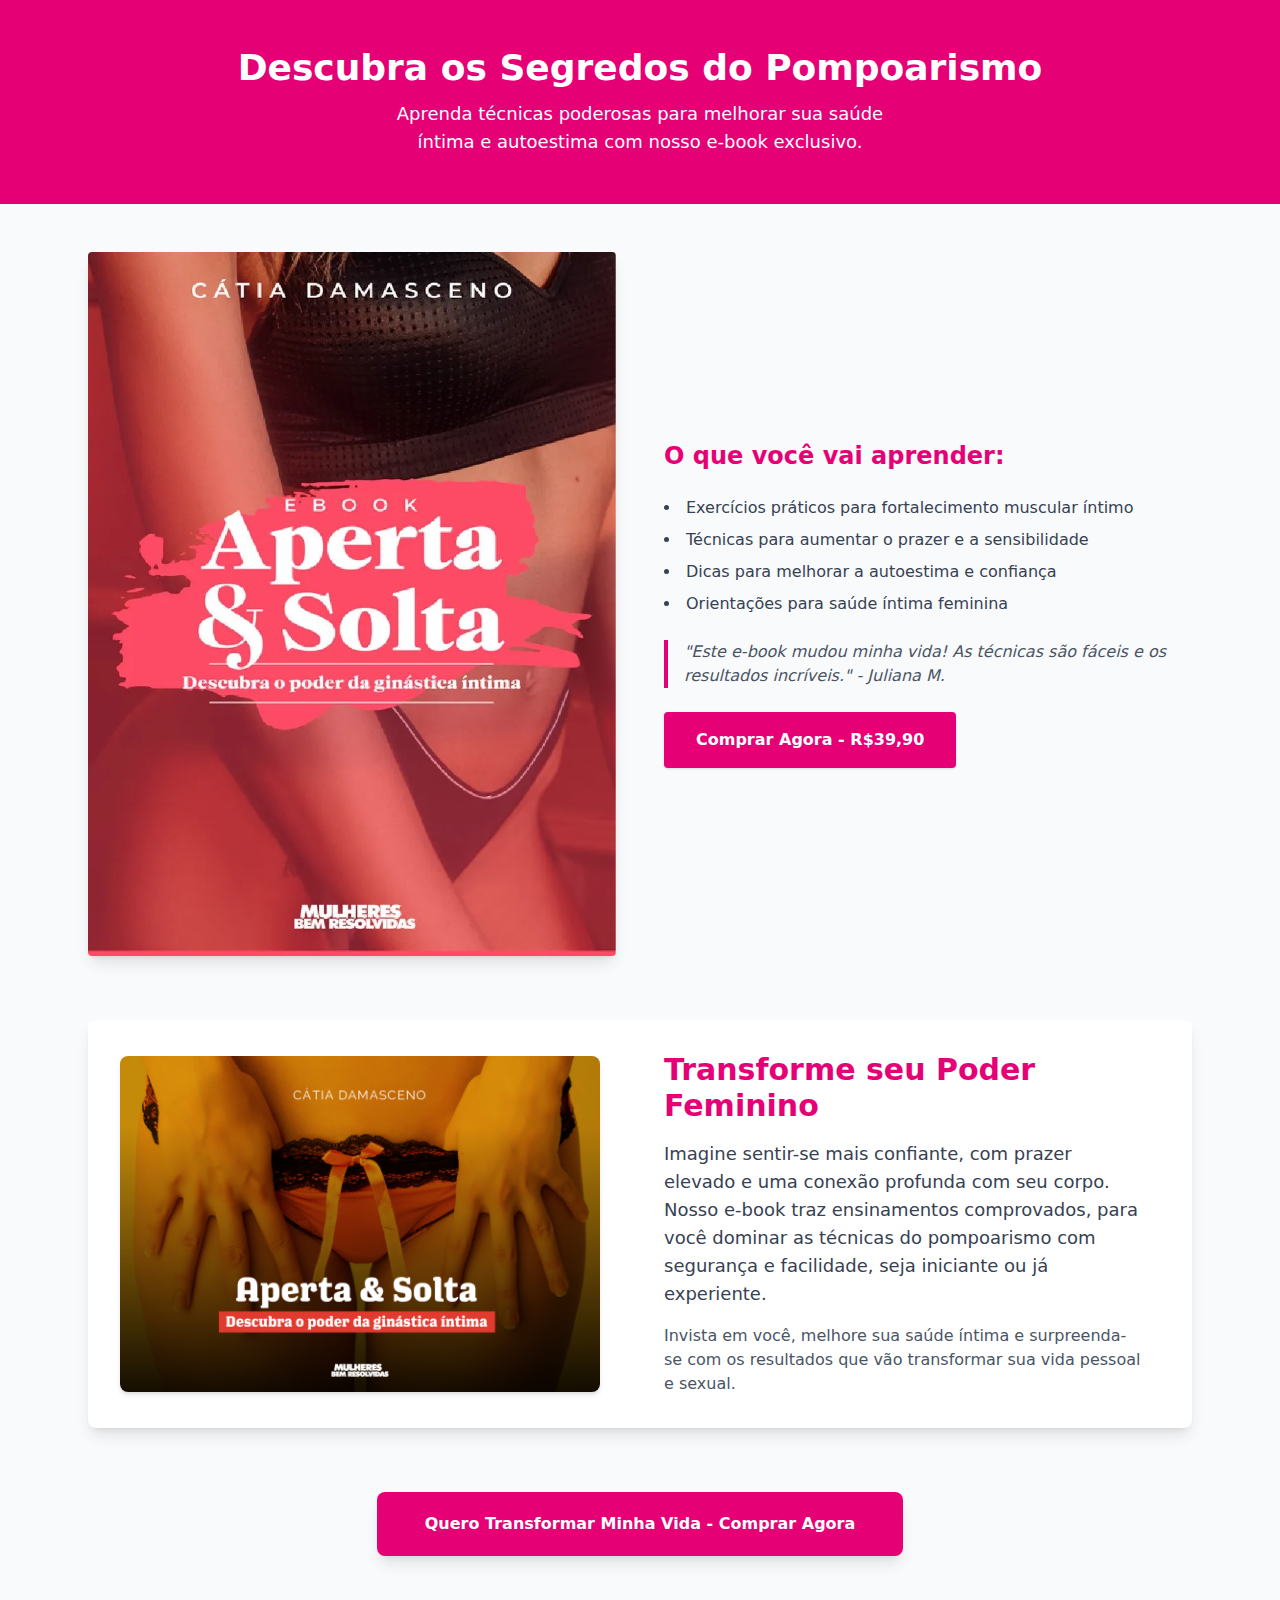
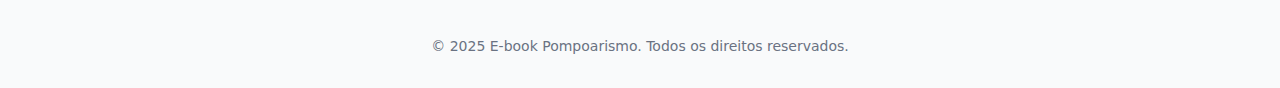
<file: index.html>
<!DOCTYPE html>
<html lang="pt-br">

<head>
    <meta charset="UTF-8" />
    <meta name="viewport" content="width=device-width, initial-scale=1" />
    <title>E-book Pompoarismo - Transforme sua Vida Íntima</title>
    <link rel="stylesheet" href="./public/css/output.css">
</head>

<body class="bg-gray-50 text-gray-800">
    <header class="bg-pink-600 text-white py-12 text-center">
        <h1 class="text-4xl font-extrabold mb-3">Descubra os Segredos do Pompoarismo</h1>
        <p class="text-lg max-w-xl mx-auto px-4">Aprenda técnicas poderosas para melhorar sua saúde íntima e autoestima
            com nosso e-book exclusivo.</p>
    </header>

    <main class="max-w-6xl mx-auto px-6 py-12 space-y-16">
        <!-- Seção principal já existente com imagem e benefícios -->
        <section class="grid gap-12 md:grid-cols-2 items-center">
            <div>
                <img src="./public/images/capa01.webp" alt="Capa do E-book Pompoarismo"
                    class="rounded shadow-lg mx-auto md:mx-0" />
            </div>
            <div class="space-y-6">
                <h2 class="text-2xl font-bold text-pink-600">O que você vai aprender:</h2>
                <ul class="list-disc list-inside space-y-2 text-gray-700">
                    <li>Exercícios práticos para fortalecimento muscular íntimo</li>
                    <li>Técnicas para aumentar o prazer e a sensibilidade</li>
                    <li>Dicas para melhorar a autoestima e confiança</li>
                    <li>Orientações para saúde íntima feminina</li>
                </ul>
                <blockquote class="border-l-4 border-pink-600 pl-4 italic text-gray-600">
                    "Este e-book mudou minha vida! As técnicas são fáceis e os resultados incríveis." - Juliana M.
                </blockquote>
                <div class="text-center md:text-left">
                    <a href="checkout.html"
                        class="inline-block bg-pink-600 text-white font-semibold px-8 py-4 rounded shadow hover:bg-pink-700 transition">
                        Comprar Agora - R$39,90
                    </a>
                </div>
            </div>
        </section>

        <!-- Nova Seção 1: Banner + texto persuasivo lado a lado -->
        <section class="bg-white rounded-lg shadow-lg p-8 md:flex md:items-center md:gap-12">
            <div class="md:flex-1 mb-8 md:mb-0">
                <img src="./public/images/capa02.png" alt="Banner Pompoarismo" class="rounded-lg shadow-md mx-auto" />
            </div>
            <div class="md:flex-1 space-y-4 px-4">
                <h3 class="text-3xl font-bold text-pink-600">Transforme seu Poder Feminino</h3>
                <p class="text-gray-700 text-lg">
                    Imagine sentir-se mais confiante, com prazer elevado e uma conexão profunda com seu corpo. Nosso
                    e-book traz ensinamentos comprovados, para você dominar as técnicas do pompoarismo com segurança e
                    facilidade, seja iniciante ou já experiente.
                </p>
                <p class="text-gray-600">
                    Invista em você, melhore sua saúde íntima e surpreenda-se com os resultados que vão transformar sua
                    vida pessoal e sexual.
                </p>
            </div>
        </section>
        <section class="text-center">
            <a href="#comprar"
                class="inline-block bg-pink-600 text-white font-semibold px-12 py-5 rounded-lg shadow-lg hover:bg-pink-700 transition">
                Quero Transformar Minha Vida - Comprar Agora
            </a>
        </section>
    </main>

    <footer class="text-center text-sm text-gray-500 py-8">
        &copy; 2025 E-book Pompoarismo. Todos os direitos reservados.
    </footer>
</body>

</html>
</file>
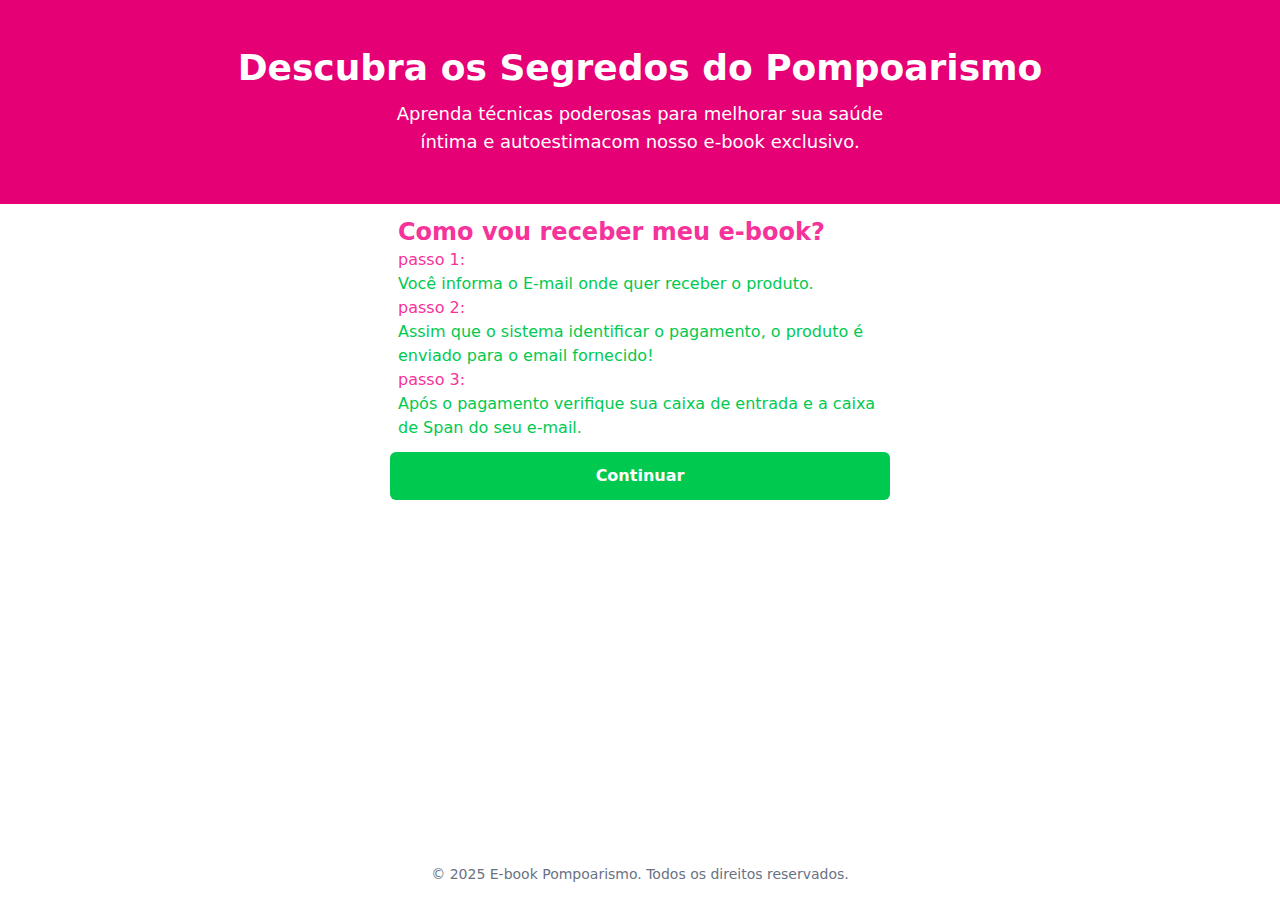
<file: checkout.html>
<!DOCTYPE html>
<html lang="en">

<head>
    <meta charset="UTF-8" />
    <meta name="viewport" content="width=device-width, initial-scale=1.0" />
    <link rel="shortcut icon" href="./public/images/ico.svg" type="image/svg">
    <link rel="stylesheet" href="./public/css/output.css" />
    <title>Pompoarismo - Checkout</title>
</head>

<body class="min-h-dvh relative">
    <div class="min-h-dvh h-auto relative flex flex-col">
        <div class="p-4 flex justify-center items-center w-full fixed top-0 hidden z-50" id="toastCopy">
            <div class="bg-green-500 text-xl text-white mx-auto py-2 px-3 rounded-lg transition-all duration-500">
                Código Cópiado!
            </div>
        </div>

        <div class="p-4 flex justify-center items-center w-full fixed top-0 hidden z-50" id="validateEmail">
            <div class="bg-red-500 text-xl text-white mx-auto py-2 px-3 rounded-lg transition-all duration-500">
                O e-mail está vázio ou não é um e-mail valído!
            </div>
        </div>

        <header class="bg-pink-600 text-white py-12 text-center">
            <h1 class="text-4xl font-extrabold mb-3">
                Descubra os Segredos do Pompoarismo
            </h1>
            <p class="text-lg max-w-xl mx-auto px-4">
                Aprenda técnicas poderosas para melhorar sua saúde íntima e
                autoestimacom nosso e-book exclusivo.
            </p>
        </header>
        <div class="flex justify-center" id="info">
            <div class="flex justify-center mt-3 w-[500px] max-w-[90%] flex-col">
                <div class="px-2">
                    <h3 class="text-2xl font-bold text-pink-500">
                        Como vou receber meu e-book?
                    </h3>
                    <p class="text-pink-500">passo 1:</p>
                    <p class="text-green-500">
                        Você informa o E-mail onde quer receber o produto.
                    </p>
                    <p class="text-pink-500">passo 2:</p>
                    <p class="text-green-500">
                        Assim que o sistema identificar o pagamento,
                        o produto é enviado para o email fornecido!
                    </p>
                    <p class="text-pink-500">passo 3:</p>
                    <p class="text-green-500">
                        Após o pagamento verifique sua caixa de
                        entrada e a caixa de Span do seu e-mail.
                    </p>
                </div>

                <button class="w-full bg-green-500 p-3 mt-3 font-bold rounded-md text-white" id="btnStepEmail">
                    Continuar
                </button>
            </div>
        </div>

        <div class="mt-3 hidden" id="containerEmail">
            <div class="w-[500px] max-w-[90%] mx-auto p-3 font-bold">
                <h2 class="text-2xl text-pink-500">Atenção</h2>
                <h1 class="font-bold text-xl">
                    Digite o E-mail para receber o produto.
                </h1>

                <div class="flex flex-col mt-3">
                    <input type="email" name="email" id="email" aria-autocomplete="list"
                        class="border border-green-500 py-3 px-1.5 rounded-md outline-0 focus:shadow-md focus:shadow-green-500 invalid:shadow-md invalid:shadow-red-500"
                        placeholder="E-mail" aria-invalid="true" />
                </div>

                <button class="w-full bg-green-500 p-3 mt-3 font-bold rounded-md text-white" id="btnGenerateQr">
                    Gerar Pix
                </button>
            </div>
        </div>

        <div class="min-h-full flex-1 justify-center items-center  hidden" id="loading">
            <img src="./public/images/loading.svg" alt="loading" class="w-20 h-20 animate-spin" />
        </div>

        <div class="flex-col gap-x-3 justify-center items-center pt-5 hidden relative" id="containerQr">
            <div class="border border-gray-400 rounded-md mx-auto w-[500px] max-w-[90%]  self-center px-4 pb-2">
                <h1 class="text-center text-2xl px-3 font-bold mt-3">
                    Total a pagar: <span class="text-green-500">R$ 24,99</span>
                </h1>

                <div class="w-70 h-70 mx-auto mt-3 rounded-md" id="containerImg"></div>
                <div class="p-2 border border-gray-400 my-3 rounded-md">
                    <p class="overflow-hidden text-ellipsis line-clamp-1" id="textToCopy"></p>
                </div>
                <button class="w-full bg-green-500 p-3 font-bold rounded-md text-white cursor-pointer" id="btnCopy">
                    Cópiar
                </button>

                <div class="justify-between p-3 items-center mt-3 grid grid-cols-1 sm:grid-cols-2"></div>
                <div class="w-full h-15 mb-2">
                    <img src="./public/images/logo-pix.svg" class="w-full h-full" alt="logo pix" />
                </div>
                <p class="text-sm text-green-500 flex items-center justify-center gap-1 w-full">
                    Ambiente seguro
                    <img src="./public/images/cadeado.svg" alt="cadeado" class="w-3 max-h-3" />
                </p>
            </div>
        </div>

        <footer class="text-center text-sm md:absolute md:bottom-0 text-gray-500 py-4 mt-2  w-full">
            &copy; 2025 E-book Pompoarismo. Todos os direitos reservados.
        </footer>
    </div>

    <script src="./public/scripts/index.js"></script>
</body>

</html>
</file>
<file: public/css/output.css>
/*! tailwindcss v4.1.17 | MIT License | https://tailwindcss.com */
@layer properties;
@layer theme, base, components, utilities;
@layer theme {
  :root, :host {
    --font-sans: ui-sans-serif, system-ui, sans-serif, "Apple Color Emoji",
      "Segoe UI Emoji", "Segoe UI Symbol", "Noto Color Emoji";
    --font-mono: ui-monospace, SFMono-Regular, Menlo, Monaco, Consolas, "Liberation Mono",
      "Courier New", monospace;
    --color-red-500: oklch(63.7% 0.237 25.331);
    --color-red-600: oklch(57.7% 0.245 27.325);
    --color-green-500: oklch(72.3% 0.219 149.579);
    --color-pink-500: oklch(65.6% 0.241 354.308);
    --color-pink-600: oklch(59.2% 0.249 0.584);
    --color-pink-700: oklch(52.5% 0.223 3.958);
    --color-gray-50: oklch(98.5% 0.002 247.839);
    --color-gray-400: oklch(70.7% 0.022 261.325);
    --color-gray-500: oklch(55.1% 0.027 264.364);
    --color-gray-600: oklch(44.6% 0.03 256.802);
    --color-gray-700: oklch(37.3% 0.034 259.733);
    --color-gray-800: oklch(27.8% 0.033 256.848);
    --color-white: #fff;
    --spacing: 0.25rem;
    --container-xl: 36rem;
    --container-6xl: 72rem;
    --text-sm: 0.875rem;
    --text-sm--line-height: calc(1.25 / 0.875);
    --text-lg: 1.125rem;
    --text-lg--line-height: calc(1.75 / 1.125);
    --text-xl: 1.25rem;
    --text-xl--line-height: calc(1.75 / 1.25);
    --text-2xl: 1.5rem;
    --text-2xl--line-height: calc(2 / 1.5);
    --text-3xl: 1.875rem;
    --text-3xl--line-height: calc(2.25 / 1.875);
    --text-4xl: 2.25rem;
    --text-4xl--line-height: calc(2.5 / 2.25);
    --font-weight-semibold: 600;
    --font-weight-bold: 700;
    --font-weight-extrabold: 800;
    --radius-md: 0.375rem;
    --radius-lg: 0.5rem;
    --radius-2xl: 1rem;
    --animate-spin: spin 1s linear infinite;
    --default-transition-duration: 150ms;
    --default-transition-timing-function: cubic-bezier(0.4, 0, 0.2, 1);
    --default-font-family: var(--font-sans);
    --default-mono-font-family: var(--font-mono);
  }
}
@layer base {
  *, ::after, ::before, ::backdrop, ::file-selector-button {
    box-sizing: border-box;
    margin: 0;
    padding: 0;
    border: 0 solid;
  }
  html, :host {
    line-height: 1.5;
    -webkit-text-size-adjust: 100%;
    tab-size: 4;
    font-family: var(--default-font-family, ui-sans-serif, system-ui, sans-serif, "Apple Color Emoji", "Segoe UI Emoji", "Segoe UI Symbol", "Noto Color Emoji");
    font-feature-settings: var(--default-font-feature-settings, normal);
    font-variation-settings: var(--default-font-variation-settings, normal);
    -webkit-tap-highlight-color: transparent;
  }
  hr {
    height: 0;
    color: inherit;
    border-top-width: 1px;
  }
  abbr:where([title]) {
    -webkit-text-decoration: underline dotted;
    text-decoration: underline dotted;
  }
  h1, h2, h3, h4, h5, h6 {
    font-size: inherit;
    font-weight: inherit;
  }
  a {
    color: inherit;
    -webkit-text-decoration: inherit;
    text-decoration: inherit;
  }
  b, strong {
    font-weight: bolder;
  }
  code, kbd, samp, pre {
    font-family: var(--default-mono-font-family, ui-monospace, SFMono-Regular, Menlo, Monaco, Consolas, "Liberation Mono", "Courier New", monospace);
    font-feature-settings: var(--default-mono-font-feature-settings, normal);
    font-variation-settings: var(--default-mono-font-variation-settings, normal);
    font-size: 1em;
  }
  small {
    font-size: 80%;
  }
  sub, sup {
    font-size: 75%;
    line-height: 0;
    position: relative;
    vertical-align: baseline;
  }
  sub {
    bottom: -0.25em;
  }
  sup {
    top: -0.5em;
  }
  table {
    text-indent: 0;
    border-color: inherit;
    border-collapse: collapse;
  }
  :-moz-focusring {
    outline: auto;
  }
  progress {
    vertical-align: baseline;
  }
  summary {
    display: list-item;
  }
  ol, ul, menu {
    list-style: none;
  }
  img, svg, video, canvas, audio, iframe, embed, object {
    display: block;
    vertical-align: middle;
  }
  img, video {
    max-width: 100%;
    height: auto;
  }
  button, input, select, optgroup, textarea, ::file-selector-button {
    font: inherit;
    font-feature-settings: inherit;
    font-variation-settings: inherit;
    letter-spacing: inherit;
    color: inherit;
    border-radius: 0;
    background-color: transparent;
    opacity: 1;
  }
  :where(select:is([multiple], [size])) optgroup {
    font-weight: bolder;
  }
  :where(select:is([multiple], [size])) optgroup option {
    padding-inline-start: 20px;
  }
  ::file-selector-button {
    margin-inline-end: 4px;
  }
  ::placeholder {
    opacity: 1;
  }
  @supports (not (-webkit-appearance: -apple-pay-button))  or (contain-intrinsic-size: 1px) {
    ::placeholder {
      color: currentcolor;
      @supports (color: color-mix(in lab, red, red)) {
        color: color-mix(in oklab, currentcolor 50%, transparent);
      }
    }
  }
  textarea {
    resize: vertical;
  }
  ::-webkit-search-decoration {
    -webkit-appearance: none;
  }
  ::-webkit-date-and-time-value {
    min-height: 1lh;
    text-align: inherit;
  }
  ::-webkit-datetime-edit {
    display: inline-flex;
  }
  ::-webkit-datetime-edit-fields-wrapper {
    padding: 0;
  }
  ::-webkit-datetime-edit, ::-webkit-datetime-edit-year-field, ::-webkit-datetime-edit-month-field, ::-webkit-datetime-edit-day-field, ::-webkit-datetime-edit-hour-field, ::-webkit-datetime-edit-minute-field, ::-webkit-datetime-edit-second-field, ::-webkit-datetime-edit-millisecond-field, ::-webkit-datetime-edit-meridiem-field {
    padding-block: 0;
  }
  ::-webkit-calendar-picker-indicator {
    line-height: 1;
  }
  :-moz-ui-invalid {
    box-shadow: none;
  }
  button, input:where([type="button"], [type="reset"], [type="submit"]), ::file-selector-button {
    appearance: button;
  }
  ::-webkit-inner-spin-button, ::-webkit-outer-spin-button {
    height: auto;
  }
  [hidden]:where(:not([hidden="until-found"])) {
    display: none !important;
  }
}
@layer utilities {
  .fixed {
    position: fixed;
  }
  .relative {
    position: relative;
  }
  .top-0 {
    top: calc(var(--spacing) * 0);
  }
  .z-50 {
    z-index: 50;
  }
  .col-span-1 {
    grid-column: span 1 / span 1;
  }
  .col-span-2 {
    grid-column: span 2 / span 2;
  }
  .mx-auto {
    margin-inline: auto;
  }
  .my-3 {
    margin-block: calc(var(--spacing) * 3);
  }
  .mt-2 {
    margin-top: calc(var(--spacing) * 2);
  }
  .mt-3 {
    margin-top: calc(var(--spacing) * 3);
  }
  .mb-2 {
    margin-bottom: calc(var(--spacing) * 2);
  }
  .mb-3 {
    margin-bottom: calc(var(--spacing) * 3);
  }
  .mb-8 {
    margin-bottom: calc(var(--spacing) * 8);
  }
  .line-clamp-1 {
    overflow: hidden;
    display: -webkit-box;
    -webkit-box-orient: vertical;
    -webkit-line-clamp: 1;
  }
  .flex {
    display: flex;
  }
  .grid {
    display: grid;
  }
  .hidden {
    display: none;
  }
  .inline-block {
    display: inline-block;
  }
  .table {
    display: table;
  }
  .h-15 {
    height: calc(var(--spacing) * 15);
  }
  .h-20 {
    height: calc(var(--spacing) * 20);
  }
  .h-70 {
    height: calc(var(--spacing) * 70);
  }
  .h-auto {
    height: auto;
  }
  .h-full {
    height: 100%;
  }
  .max-h-3 {
    max-height: calc(var(--spacing) * 3);
  }
  .min-h-dvh {
    min-height: 100dvh;
  }
  .min-h-full {
    min-height: 100%;
  }
  .w-3 {
    width: calc(var(--spacing) * 3);
  }
  .w-20 {
    width: calc(var(--spacing) * 20);
  }
  .w-70 {
    width: calc(var(--spacing) * 70);
  }
  .w-\[500px\] {
    width: 500px;
  }
  .w-full {
    width: 100%;
  }
  .max-w-6xl {
    max-width: var(--container-6xl);
  }
  .max-w-\[90\%\] {
    max-width: 90%;
  }
  .max-w-xl {
    max-width: var(--container-xl);
  }
  .flex-1 {
    flex: 1;
  }
  .border-collapse {
    border-collapse: collapse;
  }
  .transform {
    transform: var(--tw-rotate-x,) var(--tw-rotate-y,) var(--tw-rotate-z,) var(--tw-skew-x,) var(--tw-skew-y,);
  }
  .animate-spin {
    animation: var(--animate-spin);
  }
  .cursor-pointer {
    cursor: pointer;
  }
  .resize {
    resize: both;
  }
  .list-inside {
    list-style-position: inside;
  }
  .list-disc {
    list-style-type: disc;
  }
  .grid-cols-1 {
    grid-template-columns: repeat(1, minmax(0, 1fr));
  }
  .grid-cols-2 {
    grid-template-columns: repeat(2, minmax(0, 1fr));
  }
  .grid-cols-3 {
    grid-template-columns: repeat(3, minmax(0, 1fr));
  }
  .grid-cols-4 {
    grid-template-columns: repeat(4, minmax(0, 1fr));
  }
  .flex-col {
    flex-direction: column;
  }
  .flex-row-reverse {
    flex-direction: row-reverse;
  }
  .items-center {
    align-items: center;
  }
  .justify-between {
    justify-content: space-between;
  }
  .justify-center {
    justify-content: center;
  }
  .gap-1 {
    gap: calc(var(--spacing) * 1);
  }
  .gap-2 {
    gap: calc(var(--spacing) * 2);
  }
  .gap-12 {
    gap: calc(var(--spacing) * 12);
  }
  .space-y-2 {
    :where(& > :not(:last-child)) {
      --tw-space-y-reverse: 0;
      margin-block-start: calc(calc(var(--spacing) * 2) * var(--tw-space-y-reverse));
      margin-block-end: calc(calc(var(--spacing) * 2) * calc(1 - var(--tw-space-y-reverse)));
    }
  }
  .space-y-4 {
    :where(& > :not(:last-child)) {
      --tw-space-y-reverse: 0;
      margin-block-start: calc(calc(var(--spacing) * 4) * var(--tw-space-y-reverse));
      margin-block-end: calc(calc(var(--spacing) * 4) * calc(1 - var(--tw-space-y-reverse)));
    }
  }
  .space-y-6 {
    :where(& > :not(:last-child)) {
      --tw-space-y-reverse: 0;
      margin-block-start: calc(calc(var(--spacing) * 6) * var(--tw-space-y-reverse));
      margin-block-end: calc(calc(var(--spacing) * 6) * calc(1 - var(--tw-space-y-reverse)));
    }
  }
  .space-y-16 {
    :where(& > :not(:last-child)) {
      --tw-space-y-reverse: 0;
      margin-block-start: calc(calc(var(--spacing) * 16) * var(--tw-space-y-reverse));
      margin-block-end: calc(calc(var(--spacing) * 16) * calc(1 - var(--tw-space-y-reverse)));
    }
  }
  .gap-x-3 {
    column-gap: calc(var(--spacing) * 3);
  }
  .self-center {
    align-self: center;
  }
  .overflow-hidden {
    overflow: hidden;
  }
  .rounded {
    border-radius: 0.25rem;
  }
  .rounded-lg {
    border-radius: var(--radius-lg);
  }
  .rounded-md {
    border-radius: var(--radius-md);
  }
  .border {
    border-style: var(--tw-border-style);
    border-width: 1px;
  }
  .border-l-4 {
    border-left-style: var(--tw-border-style);
    border-left-width: 4px;
  }
  .border-gray-400 {
    border-color: var(--color-gray-400);
  }
  .border-green-500 {
    border-color: var(--color-green-500);
  }
  .border-pink-600 {
    border-color: var(--color-pink-600);
  }
  .border-red-500 {
    border-color: var(--color-red-500);
  }
  .bg-gray-50 {
    background-color: var(--color-gray-50);
  }
  .bg-green-500 {
    background-color: var(--color-green-500);
  }
  .bg-pink-600 {
    background-color: var(--color-pink-600);
  }
  .bg-red-500 {
    background-color: var(--color-red-500);
  }
  .bg-white {
    background-color: var(--color-white);
  }
  .p-1 {
    padding: calc(var(--spacing) * 1);
  }
  .p-2 {
    padding: calc(var(--spacing) * 2);
  }
  .p-3 {
    padding: calc(var(--spacing) * 3);
  }
  .p-4 {
    padding: calc(var(--spacing) * 4);
  }
  .p-8 {
    padding: calc(var(--spacing) * 8);
  }
  .px-1 {
    padding-inline: calc(var(--spacing) * 1);
  }
  .px-1\.5 {
    padding-inline: calc(var(--spacing) * 1.5);
  }
  .px-2 {
    padding-inline: calc(var(--spacing) * 2);
  }
  .px-3 {
    padding-inline: calc(var(--spacing) * 3);
  }
  .px-4 {
    padding-inline: calc(var(--spacing) * 4);
  }
  .px-6 {
    padding-inline: calc(var(--spacing) * 6);
  }
  .px-8 {
    padding-inline: calc(var(--spacing) * 8);
  }
  .px-12 {
    padding-inline: calc(var(--spacing) * 12);
  }
  .py-2 {
    padding-block: calc(var(--spacing) * 2);
  }
  .py-3 {
    padding-block: calc(var(--spacing) * 3);
  }
  .py-4 {
    padding-block: calc(var(--spacing) * 4);
  }
  .py-5 {
    padding-block: calc(var(--spacing) * 5);
  }
  .py-8 {
    padding-block: calc(var(--spacing) * 8);
  }
  .py-12 {
    padding-block: calc(var(--spacing) * 12);
  }
  .pt-5 {
    padding-top: calc(var(--spacing) * 5);
  }
  .pb-2 {
    padding-bottom: calc(var(--spacing) * 2);
  }
  .pl-4 {
    padding-left: calc(var(--spacing) * 4);
  }
  .text-center {
    text-align: center;
  }
  .text-2xl {
    font-size: var(--text-2xl);
    line-height: var(--tw-leading, var(--text-2xl--line-height));
  }
  .text-3xl {
    font-size: var(--text-3xl);
    line-height: var(--tw-leading, var(--text-3xl--line-height));
  }
  .text-4xl {
    font-size: var(--text-4xl);
    line-height: var(--tw-leading, var(--text-4xl--line-height));
  }
  .text-lg {
    font-size: var(--text-lg);
    line-height: var(--tw-leading, var(--text-lg--line-height));
  }
  .text-sm {
    font-size: var(--text-sm);
    line-height: var(--tw-leading, var(--text-sm--line-height));
  }
  .text-xl {
    font-size: var(--text-xl);
    line-height: var(--tw-leading, var(--text-xl--line-height));
  }
  .font-bold {
    --tw-font-weight: var(--font-weight-bold);
    font-weight: var(--font-weight-bold);
  }
  .font-extrabold {
    --tw-font-weight: var(--font-weight-extrabold);
    font-weight: var(--font-weight-extrabold);
  }
  .font-semibold {
    --tw-font-weight: var(--font-weight-semibold);
    font-weight: var(--font-weight-semibold);
  }
  .text-ellipsis {
    text-overflow: ellipsis;
  }
  .text-gray-500 {
    color: var(--color-gray-500);
  }
  .text-gray-600 {
    color: var(--color-gray-600);
  }
  .text-gray-700 {
    color: var(--color-gray-700);
  }
  .text-gray-800 {
    color: var(--color-gray-800);
  }
  .text-green-500 {
    color: var(--color-green-500);
  }
  .text-pink-500 {
    color: var(--color-pink-500);
  }
  .text-pink-600 {
    color: var(--color-pink-600);
  }
  .text-white {
    color: var(--color-white);
  }
  .italic {
    font-style: italic;
  }
  .underline {
    text-decoration-line: underline;
  }
  .shadow {
    --tw-shadow: 0 1px 3px 0 var(--tw-shadow-color, rgb(0 0 0 / 0.1)), 0 1px 2px -1px var(--tw-shadow-color, rgb(0 0 0 / 0.1));
    box-shadow: var(--tw-inset-shadow), var(--tw-inset-ring-shadow), var(--tw-ring-offset-shadow), var(--tw-ring-shadow), var(--tw-shadow);
  }
  .shadow-lg {
    --tw-shadow: 0 10px 15px -3px var(--tw-shadow-color, rgb(0 0 0 / 0.1)), 0 4px 6px -4px var(--tw-shadow-color, rgb(0 0 0 / 0.1));
    box-shadow: var(--tw-inset-shadow), var(--tw-inset-ring-shadow), var(--tw-ring-offset-shadow), var(--tw-ring-shadow), var(--tw-shadow);
  }
  .shadow-md {
    --tw-shadow: 0 4px 6px -1px var(--tw-shadow-color, rgb(0 0 0 / 0.1)), 0 2px 4px -2px var(--tw-shadow-color, rgb(0 0 0 / 0.1));
    box-shadow: var(--tw-inset-shadow), var(--tw-inset-ring-shadow), var(--tw-ring-offset-shadow), var(--tw-ring-shadow), var(--tw-shadow);
  }
  .shadow-red-500 {
    --tw-shadow-color: oklch(63.7% 0.237 25.331);
    @supports (color: color-mix(in lab, red, red)) {
      --tw-shadow-color: color-mix(in oklab, var(--color-red-500) var(--tw-shadow-alpha), transparent);
    }
  }
  .outline {
    outline-style: var(--tw-outline-style);
    outline-width: 1px;
  }
  .outline-0 {
    outline-style: var(--tw-outline-style);
    outline-width: 0px;
  }
  .transition {
    transition-property: color, background-color, border-color, outline-color, text-decoration-color, fill, stroke, --tw-gradient-from, --tw-gradient-via, --tw-gradient-to, opacity, box-shadow, transform, translate, scale, rotate, filter, -webkit-backdrop-filter, backdrop-filter, display, content-visibility, overlay, pointer-events;
    transition-timing-function: var(--tw-ease, var(--default-transition-timing-function));
    transition-duration: var(--tw-duration, var(--default-transition-duration));
  }
  .transition-all {
    transition-property: all;
    transition-timing-function: var(--tw-ease, var(--default-transition-timing-function));
    transition-duration: var(--tw-duration, var(--default-transition-duration));
  }
  .duration-500 {
    --tw-duration: 500ms;
    transition-duration: 500ms;
  }
  .invalid\:shadow-md {
    &:invalid {
      --tw-shadow: 0 4px 6px -1px var(--tw-shadow-color, rgb(0 0 0 / 0.1)), 0 2px 4px -2px var(--tw-shadow-color, rgb(0 0 0 / 0.1));
      box-shadow: var(--tw-inset-shadow), var(--tw-inset-ring-shadow), var(--tw-ring-offset-shadow), var(--tw-ring-shadow), var(--tw-shadow);
    }
  }
  .invalid\:shadow-red-500 {
    &:invalid {
      --tw-shadow-color: oklch(63.7% 0.237 25.331);
      @supports (color: color-mix(in lab, red, red)) {
        --tw-shadow-color: color-mix(in oklab, var(--color-red-500) var(--tw-shadow-alpha), transparent);
      }
    }
  }
  .hover\:bg-pink-700 {
    &:hover {
      @media (hover: hover) {
        background-color: var(--color-pink-700);
      }
    }
  }
  .focus\:shadow-md {
    &:focus {
      --tw-shadow: 0 4px 6px -1px var(--tw-shadow-color, rgb(0 0 0 / 0.1)), 0 2px 4px -2px var(--tw-shadow-color, rgb(0 0 0 / 0.1));
      box-shadow: var(--tw-inset-shadow), var(--tw-inset-ring-shadow), var(--tw-ring-offset-shadow), var(--tw-ring-shadow), var(--tw-shadow);
    }
  }
  .focus\:shadow-green-500 {
    &:focus {
      --tw-shadow-color: oklch(72.3% 0.219 149.579);
      @supports (color: color-mix(in lab, red, red)) {
        --tw-shadow-color: color-mix(in oklab, var(--color-green-500) var(--tw-shadow-alpha), transparent);
      }
    }
  }
  .sm\:grid-cols-2 {
    @media (width >= 40rem) {
      grid-template-columns: repeat(2, minmax(0, 1fr));
    }
  }
  .md\:absolute {
    @media (width >= 48rem) {
      position: absolute;
    }
  }
  .md\:bottom-0 {
    @media (width >= 48rem) {
      bottom: calc(var(--spacing) * 0);
    }
  }
  .md\:mx-0 {
    @media (width >= 48rem) {
      margin-inline: calc(var(--spacing) * 0);
    }
  }
  .md\:mb-0 {
    @media (width >= 48rem) {
      margin-bottom: calc(var(--spacing) * 0);
    }
  }
  .md\:flex {
    @media (width >= 48rem) {
      display: flex;
    }
  }
  .md\:flex-1 {
    @media (width >= 48rem) {
      flex: 1;
    }
  }
  .md\:grid-cols-2 {
    @media (width >= 48rem) {
      grid-template-columns: repeat(2, minmax(0, 1fr));
    }
  }
  .md\:grid-cols-3 {
    @media (width >= 48rem) {
      grid-template-columns: repeat(3, minmax(0, 1fr));
    }
  }
  .md\:grid-cols-4 {
    @media (width >= 48rem) {
      grid-template-columns: repeat(4, minmax(0, 1fr));
    }
  }
  .md\:flex-row-reverse {
    @media (width >= 48rem) {
      flex-direction: row-reverse;
    }
  }
  .md\:items-center {
    @media (width >= 48rem) {
      align-items: center;
    }
  }
  .md\:gap-12 {
    @media (width >= 48rem) {
      gap: calc(var(--spacing) * 12);
    }
  }
  .md\:text-left {
    @media (width >= 48rem) {
      text-align: left;
    }
  }
}
@property --tw-rotate-x {
  syntax: "*";
  inherits: false;
}
@property --tw-rotate-y {
  syntax: "*";
  inherits: false;
}
@property --tw-rotate-z {
  syntax: "*";
  inherits: false;
}
@property --tw-skew-x {
  syntax: "*";
  inherits: false;
}
@property --tw-skew-y {
  syntax: "*";
  inherits: false;
}
@property --tw-space-y-reverse {
  syntax: "*";
  inherits: false;
  initial-value: 0;
}
@property --tw-border-style {
  syntax: "*";
  inherits: false;
  initial-value: solid;
}
@property --tw-font-weight {
  syntax: "*";
  inherits: false;
}
@property --tw-shadow {
  syntax: "*";
  inherits: false;
  initial-value: 0 0 #0000;
}
@property --tw-shadow-color {
  syntax: "*";
  inherits: false;
}
@property --tw-shadow-alpha {
  syntax: "<percentage>";
  inherits: false;
  initial-value: 100%;
}
@property --tw-inset-shadow {
  syntax: "*";
  inherits: false;
  initial-value: 0 0 #0000;
}
@property --tw-inset-shadow-color {
  syntax: "*";
  inherits: false;
}
@property --tw-inset-shadow-alpha {
  syntax: "<percentage>";
  inherits: false;
  initial-value: 100%;
}
@property --tw-ring-color {
  syntax: "*";
  inherits: false;
}
@property --tw-ring-shadow {
  syntax: "*";
  inherits: false;
  initial-value: 0 0 #0000;
}
@property --tw-inset-ring-color {
  syntax: "*";
  inherits: false;
}
@property --tw-inset-ring-shadow {
  syntax: "*";
  inherits: false;
  initial-value: 0 0 #0000;
}
@property --tw-ring-inset {
  syntax: "*";
  inherits: false;
}
@property --tw-ring-offset-width {
  syntax: "<length>";
  inherits: false;
  initial-value: 0px;
}
@property --tw-ring-offset-color {
  syntax: "*";
  inherits: false;
  initial-value: #fff;
}
@property --tw-ring-offset-shadow {
  syntax: "*";
  inherits: false;
  initial-value: 0 0 #0000;
}
@property --tw-outline-style {
  syntax: "*";
  inherits: false;
  initial-value: solid;
}
@property --tw-duration {
  syntax: "*";
  inherits: false;
}
@keyframes spin {
  to {
    transform: rotate(360deg);
  }
}
@layer properties {
  @supports ((-webkit-hyphens: none) and (not (margin-trim: inline))) or ((-moz-orient: inline) and (not (color:rgb(from red r g b)))) {
    *, ::before, ::after, ::backdrop {
      --tw-rotate-x: initial;
      --tw-rotate-y: initial;
      --tw-rotate-z: initial;
      --tw-skew-x: initial;
      --tw-skew-y: initial;
      --tw-space-y-reverse: 0;
      --tw-border-style: solid;
      --tw-font-weight: initial;
      --tw-shadow: 0 0 #0000;
      --tw-shadow-color: initial;
      --tw-shadow-alpha: 100%;
      --tw-inset-shadow: 0 0 #0000;
      --tw-inset-shadow-color: initial;
      --tw-inset-shadow-alpha: 100%;
      --tw-ring-color: initial;
      --tw-ring-shadow: 0 0 #0000;
      --tw-inset-ring-color: initial;
      --tw-inset-ring-shadow: 0 0 #0000;
      --tw-ring-inset: initial;
      --tw-ring-offset-width: 0px;
      --tw-ring-offset-color: #fff;
      --tw-ring-offset-shadow: 0 0 #0000;
      --tw-outline-style: solid;
      --tw-duration: initial;
    }
  }
}
</file>
